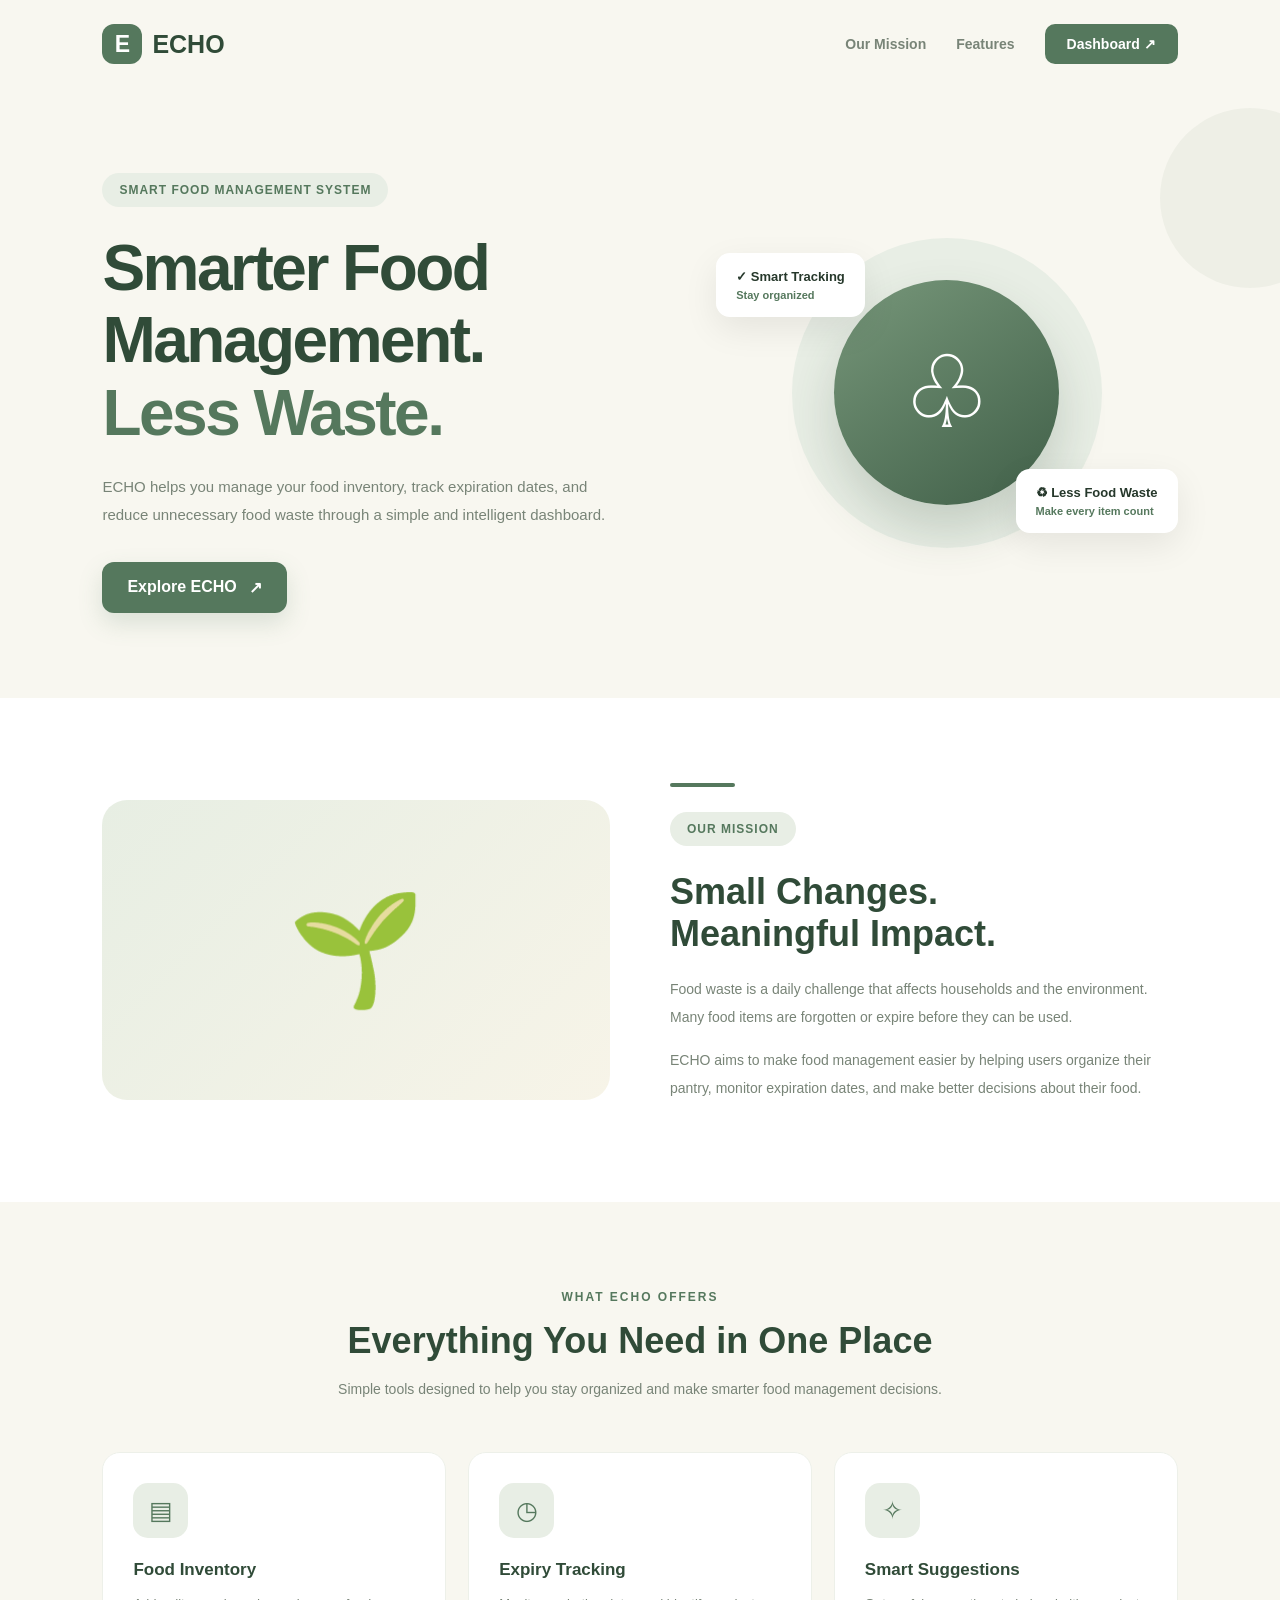
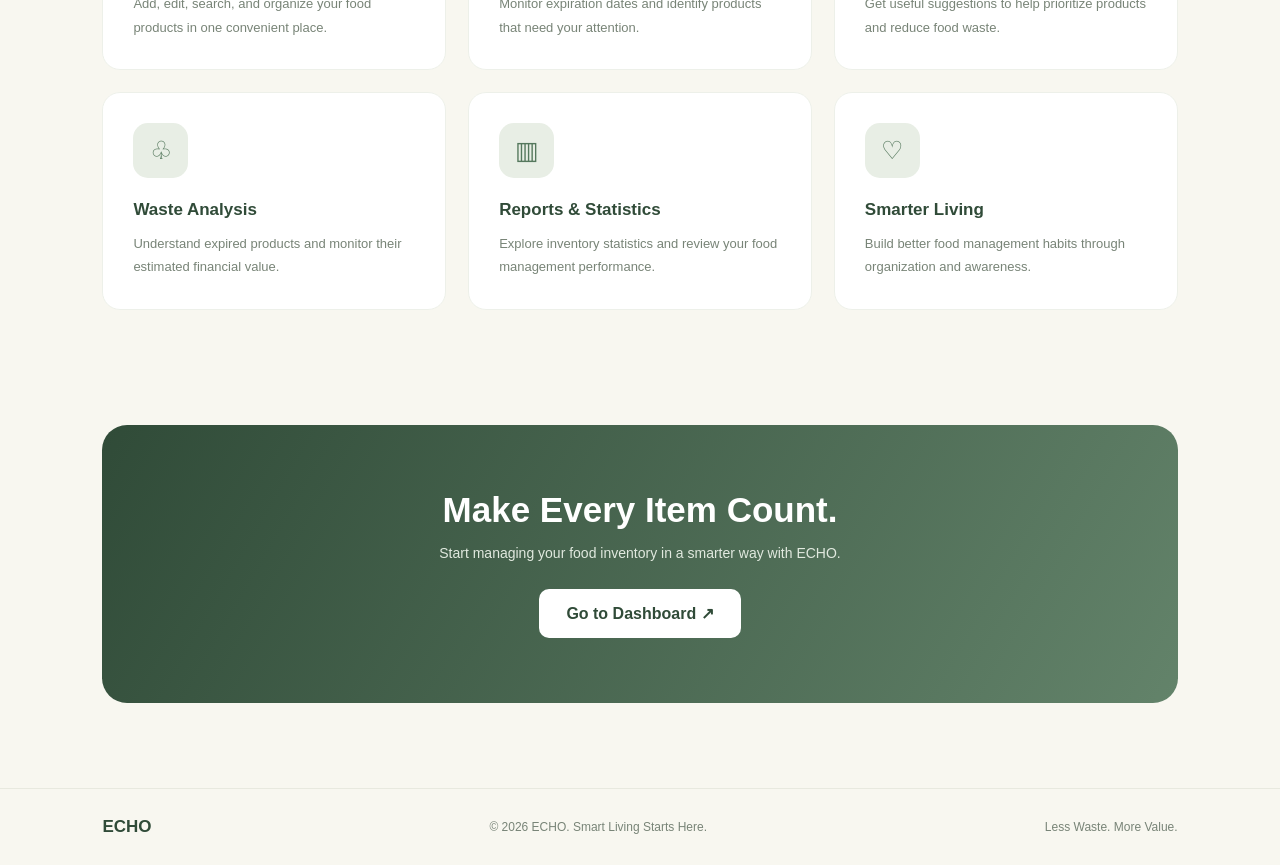
<file: about.html>
<!DOCTYPE html>
<html lang="en">
<head>
    <meta charset="UTF-8">
    <meta name="viewport" content="width=device-width, initial-scale=1.0">
    <meta name="description" content="Discover ECHO - Smarter Food Management, Less Waste.">
    <title>About ECHO | Smart Food Management</title>

    <style>
        :root {
            --green: #55785d;
            --dark-green: #304b38;
            --light-green: #e8eee5;
            --cream: #f8f7f0;
            --white: #ffffff;
            --text: #26382b;
            --muted: #788477;
        }

        * {
            margin: 0;
            padding: 0;
            box-sizing: border-box;
        }

        html {
            scroll-behavior: smooth;
        }

        body {
            font-family: Arial, sans-serif;
            background: var(--cream);
            color: var(--text);
            overflow-x: hidden;
        }

        a {
            text-decoration: none;
            color: inherit;
        }

        /* Navigation */

        .navbar {
            display: flex;
            justify-content: space-between;
            align-items: center;
            padding: 24px 8%;
            animation: fadeDown 0.8s ease both;
        }

        .logo {
            display: flex;
            align-items: center;
            gap: 10px;
            font-size: 25px;
            font-weight: 800;
            color: var(--dark-green);
        }

        .logo-icon {
            width: 40px;
            height: 40px;
            border-radius: 12px;
            background: var(--green);
            color: white;
            display: grid;
            place-items: center;
            font-size: 23px;
        }

        .nav-links {
            display: flex;
            align-items: center;
            gap: 30px;
            color: var(--muted);
            font-size: 14px;
            font-weight: 600;
        }

        .nav-links a:hover {
            color: var(--green);
        }

        .nav-button {
            background: var(--green);
            color: white;
            padding: 12px 22px;
            border-radius: 10px;
            transition: 0.3s;
        }

        .nav-button:hover {
            background: var(--dark-green);
            transform: translateY(-3px);
        }

        /* Hero */

        .hero {
            min-height: 570px;
            padding: 85px 8%;
            display: grid;
            grid-template-columns: 1.1fr 0.9fr;
            align-items: center;
            gap: 50px;
            position: relative;
            overflow: hidden;
        }

        .hero-content {
            position: relative;
            z-index: 2;
            animation: fadeUp 1s ease both;
        }

        .tag {
            display: inline-block;
            background: var(--light-green);
            color: var(--green);
            padding: 10px 17px;
            border-radius: 30px;
            font-size: 12px;
            font-weight: 700;
            letter-spacing: 1px;
            margin-bottom: 25px;
        }

        .hero h1 {
            font-size: clamp(42px, 5vw, 67px);
            line-height: 1.13;
            letter-spacing: -2.5px;
            color: var(--dark-green);
            margin-bottom: 24px;
        }

        .hero h1 span {
            color: var(--green);
        }

        .hero p {
            max-width: 530px;
            color: var(--muted);
            line-height: 1.9;
            font-size: 15px;
            margin-bottom: 32px;
        }

        .hero-button {
            display: inline-flex;
            align-items: center;
            gap: 12px;
            background: var(--green);
            color: white;
            padding: 16px 25px;
            border-radius: 12px;
            font-weight: 700;
            transition: 0.3s;
            box-shadow: 0 10px 25px rgba(85, 120, 93, 0.18);
        }

        .hero-button:hover {
            background: var(--dark-green);
            transform: translateY(-5px);
            box-shadow: 0 15px 30px rgba(48, 75, 56, 0.2);
        }

        /* Hero Visual */

        .hero-visual {
            min-height: 390px;
            position: relative;
            display: grid;
            place-items: center;
            animation: fadeIn 1.3s ease both;
        }

        .visual-circle {
            width: 310px;
            height: 310px;
            border-radius: 50%;
            background: var(--light-green);
            display: grid;
            place-items: center;
            position: relative;
            animation: float 5s ease-in-out infinite;
        }

        .visual-inner {
            width: 225px;
            height: 225px;
            border-radius: 50%;
            background: linear-gradient(145deg, #77977a, #405f48);
            display: grid;
            place-items: center;
            color: white;
            font-size: 100px;
            box-shadow: 0 25px 50px rgba(48, 75, 56, 0.2);
        }

        .floating-card {
            position: absolute;
            background: white;
            padding: 16px 20px;
            border-radius: 14px;
            box-shadow: 0 12px 35px rgba(0, 0, 0, 0.08);
            font-size: 13px;
            font-weight: 700;
            animation: float 4s ease-in-out infinite;
        }

        .floating-card.one {
            top: 55px;
            left: 0;
        }

        .floating-card.two {
            bottom: 55px;
            right: 0;
            animation-delay: 1s;
        }

        .floating-card span {
            color: var(--green);
            display: block;
            font-size: 11px;
            margin-top: 5px;
        }

        .decor {
            position: absolute;
            width: 180px;
            height: 180px;
            border-radius: 50%;
            background: rgba(85, 120, 93, 0.06);
            right: -60px;
            top: 20px;
        }

        /* Section General */

        .section {
            padding: 85px 8%;
        }

        .section-heading {
            text-align: center;
            max-width: 650px;
            margin: 0 auto 50px;
        }

        .section-heading span {
            color: var(--green);
            font-size: 12px;
            font-weight: 800;
            letter-spacing: 2px;
        }

        .section-heading h2 {
            font-size: 36px;
            color: var(--dark-green);
            margin: 15px 0;
        }

        .section-heading p {
            color: var(--muted);
            line-height: 1.8;
            font-size: 14px;
        }

        /* Mission */

        .mission {
            background: white;
            display: grid;
            grid-template-columns: 1fr 1fr;
            gap: 60px;
            align-items: center;
        }

        .mission-visual {
            min-height: 300px;
            border-radius: 25px;
            background: linear-gradient(135deg, #e7eee3, #f7f4e8);
            display: grid;
            place-items: center;
            font-size: 110px;
            overflow: hidden;
        }

        .mission-content h2 {
            font-size: 36px;
            color: var(--dark-green);
            margin-bottom: 20px;
        }

        .mission-content p {
            color: var(--muted);
            font-size: 14px;
            line-height: 2;
            margin-bottom: 15px;
        }

        .mission-line {
            width: 65px;
            height: 4px;
            background: var(--green);
            border-radius: 10px;
            margin-bottom: 25px;
        }

        /* Features */

        .features {
            background: var(--cream);
        }

        .features-grid {
            display: grid;
            grid-template-columns: repeat(3, 1fr);
            gap: 22px;
        }

        /* Updated Feature Cards Animation */

        .feature-card {
            background: white;
            padding: 30px;
            border-radius: 18px;
            border: 1px solid #edf0e9;
            transition:
                transform 0.4s ease,
                box-shadow 0.4s ease,
                border-color 0.4s ease;
            position: relative;
            overflow: hidden;
        }

        /* Animated Green Line */

        .feature-card::before {
            content: "";
            position: absolute;
            top: 0;
            left: -100%;
            width: 100%;
            height: 3px;
            background: var(--green);
            transition: left 0.4s ease;
        }

        .feature-card:hover::before {
            left: 0;
        }

        /* Card Hover Effect */

        .feature-card:hover {
            transform: translateY(-10px) scale(1.02);
            box-shadow: 0 18px 35px rgba(48, 75, 56, 0.12);
            border-color: #d5e1d3;
        }

        .feature-icon {
            width: 55px;
            height: 55px;
            background: var(--light-green);
            color: var(--green);
            display: grid;
            place-items: center;
            border-radius: 15px;
            font-size: 25px;
            margin-bottom: 22px;
            transition: transform 0.4s ease, background 0.4s ease;
        }

        .feature-card:hover .feature-icon {
            transform: rotate(-8deg) scale(1.1);
            background: #dce8d9;
        }

        .feature-card h3 {
            color: var(--dark-green);
            font-size: 17px;
            margin-bottom: 12px;
        }

        .feature-card p {
            color: var(--muted);
            font-size: 13px;
            line-height: 1.8;
        }

        /* Call To Action */

        .cta {
            margin: 30px 8% 85px;
            padding: 65px 30px;
            text-align: center;
            border-radius: 25px;
            background: linear-gradient(120deg, #304b38, #63836a);
            color: white;
            position: relative;
            overflow: hidden;
        }

        .cta h2 {
            font-size: 35px;
            margin-bottom: 15px;
            position: relative;
            z-index: 1;
        }

        .cta p {
            color: #e1e9df;
            font-size: 14px;
            margin-bottom: 28px;
            position: relative;
            z-index: 1;
        }

        .cta a {
            display: inline-block;
            background: white;
            color: var(--dark-green);
            padding: 15px 27px;
            border-radius: 10px;
            font-weight: 800;
            transition: 0.3s;
            position: relative;
            z-index: 1;
        }

        .cta a:hover {
            transform: scale(1.06);
        }

        /* Footer */

        footer {
            padding: 28px 8%;
            display: flex;
            justify-content: space-between;
            align-items: center;
            gap: 20px;
            color: var(--muted);
            font-size: 12px;
            border-top: 1px solid #e8e9df;
        }

        footer strong {
            color: var(--dark-green);
            font-size: 17px;
        }

        /* Scroll Animation */

        .reveal {
            opacity: 0;
            transform: translateY(35px);
            transition: opacity 0.8s ease, transform 0.8s ease;
        }

        .reveal.visible {
            opacity: 1;
            transform: translateY(0);
        }

        /* Keyframes */

        @keyframes fadeUp {
            from {
                opacity: 0;
                transform: translateY(35px);
            }

            to {
                opacity: 1;
                transform: translateY(0);
            }
        }

        @keyframes fadeDown {
            from {
                opacity: 0;
                transform: translateY(-20px);
            }

            to {
                opacity: 1;
                transform: translateY(0);
            }
        }

        @keyframes fadeIn {
            from {
                opacity: 0;
            }

            to {
                opacity: 1;
            }
        }

        @keyframes float {
            0%, 100% {
                transform: translateY(0);
            }

            50% {
                transform: translateY(-15px);
            }
        }
/* Back To Top Home Button */

.back-to-top {
    position: fixed;
    bottom: 30px;
    right: 30px;
    width: 52px;
    height: 52px;
    border: none;
    border-radius: 16px;
    background: var(--green);
    color: white;
    display: flex;
    align-items: center;
    justify-content: center;
    cursor: pointer;
    box-shadow: 0 6px 18px rgba(48, 75, 56, 0.2);
    opacity: 0;
    visibility: hidden;
    transform: translateY(15px);
    transition: all 0.35s ease;
    z-index: 9999;
}

.back-to-top.show {
    opacity: 1;
    visibility: visible;
    transform: translateY(0);
}

.back-to-top:hover {
    background: var(--dark-green);
    transform: translateY(-5px);
}

.back-to-top svg {
    width: 25px;
    height: 25px;
    fill: none;
    stroke: white;
    stroke-width: 2;
    stroke-linecap: round;
    stroke-linejoin: round;
}

@media (max-width: 600px) {
    .back-to-top {
        right: 18px;
        bottom: 20px;
        width: 46px;
        height: 46px;
    }
}
        /* Responsive */

        @media (max-width: 900px) {
            .hero {
                grid-template-columns: 1fr;
                text-align: center;
            }

            .hero p {
                margin-left: auto;
                margin-right: auto;
            }

            .mission {
                grid-template-columns: 1fr;
            }

            .features-grid {
                grid-template-columns: repeat(2, 1fr);
            }
        }

        @media (max-width: 600px) {
            .navbar {
                padding: 18px 5%;
            }

            .nav-links {
                gap: 12px;
                font-size: 11px;
            }

            .nav-links a:not(.nav-button) {
                display: none;
            }

            .hero {
                padding: 60px 6%;
            }

            .hero h1 {
                letter-spacing: -1.5px;
            }

            .hero-visual {
                min-height: 320px;
            }

            .visual-circle {
                width: 240px;
                height: 240px;
            }

            .visual-inner {
                width: 175px;
                height: 175px;
                font-size: 75px;
            }

            .floating-card.one {
                left: -5px;
            }

            .floating-card.two {
                right: -5px;
            }

            .section {
                padding: 65px 6%;
            }

            .section-heading h2,
            .mission-content h2 {
                font-size: 28px;
            }

            .mission-visual {
                min-height: 230px;
                font-size: 85px;
            }

            .features-grid {
                grid-template-columns: 1fr;
            }

            .cta {
                margin: 15px 5% 55px;
                padding: 50px 20px;
            }

            .cta h2 {
                font-size: 27px;
            }

            footer {
                flex-direction: column;
                text-align: center;
            }
        }

        /* Accessibility */

        @media (prefers-reduced-motion: reduce) {
            *, *::before, *::after {
                scroll-behavior: auto !important;
                animation-duration: 0.01ms !important;
                transition-duration: 0.01ms !important;
            }

            .reveal {
                opacity: 1;
                transform: none;
            }
        }
    </style>
</head>

<body>

    <!-- Navigation -->

    <nav class="navbar">
        <a href="about.html" class="logo">
            <span class="logo-icon">E</span>
            ECHO
        </a>

        <div class="nav-links">
            <a href="#mission">Our Mission</a>
            <a href="#features">Features</a>
            <a href="index.html" class="nav-button">Dashboard ↗</a>
        </div>
    </nav>

    <!-- Hero Section -->

    <section class="hero">

        <div class="decor"></div>

        <div class="hero-content">
            <span class="tag">SMART FOOD MANAGEMENT SYSTEM</span>

            <h1>
                Smarter Food<br>
                Management.<br>
                <span>Less Waste.</span>
            </h1>

            <p>
                ECHO helps you manage your food inventory, track expiration
                dates, and reduce unnecessary food waste through a simple
                and intelligent dashboard.
            </p>

            <a href="index.html" class="hero-button">
                Explore ECHO <span>↗</span>
            </a>
        </div>

        <div class="hero-visual">
            <div class="visual-circle">
                <div class="visual-inner">♧</div>
            </div>

            <div class="floating-card one">
                ✓ Smart Tracking
                <span>Stay organized</span>
            </div>

            <div class="floating-card two">
                ♻ Less Food Waste
                <span>Make every item count</span>
            </div>
        </div>

    </section>

    <!-- Mission Section -->

    <section class="section mission reveal" id="mission">

        <div class="mission-visual">
            🌱
        </div>

        <div class="mission-content">
            <div class="mission-line"></div>

            <span class="tag">OUR MISSION</span>

            <h2>Small Changes.<br>Meaningful Impact.</h2>

            <p>
                Food waste is a daily challenge that affects households
                and the environment. Many food items are forgotten or
                expire before they can be used.
            </p>

            <p>
                ECHO aims to make food management easier by helping users
                organize their pantry, monitor expiration dates, and make
                better decisions about their food.
            </p>
        </div>

    </section>

    <!-- Features Section -->

    <section class="section features" id="features">

        <div class="section-heading reveal">
            <span>WHAT ECHO OFFERS</span>
            <h2>Everything You Need in One Place</h2>
            <p>
                Simple tools designed to help you stay organized
                and make smarter food management decisions.
            </p>
        </div>

        <div class="features-grid">

            <div class="feature-card reveal">
                <div class="feature-icon">▤</div>
                <h3>Food Inventory</h3>
                <p>
                    Add, edit, search, and organize your food products
                    in one convenient place.
                </p>
            </div>

            <div class="feature-card reveal">
                <div class="feature-icon">◷</div>
                <h3>Expiry Tracking</h3>
                <p>
                    Monitor expiration dates and identify products
                    that need your attention.
                </p>
            </div>

            <div class="feature-card reveal">
                <div class="feature-icon">✧</div>
                <h3>Smart Suggestions</h3>
                <p>
                    Get useful suggestions to help prioritize
                    products and reduce food waste.
                </p>
            </div>

            <div class="feature-card reveal">
                <div class="feature-icon">♧</div>
                <h3>Waste Analysis</h3>
                <p>
                    Understand expired products and monitor
                    their estimated financial value.
                </p>
            </div>

            <div class="feature-card reveal">
                <div class="feature-icon">▥</div>
                <h3>Reports & Statistics</h3>
                <p>
                    Explore inventory statistics and review
                    your food management performance.
                </p>
            </div>

            <div class="feature-card reveal">
                <div class="feature-icon">♡</div>
                <h3>Smarter Living</h3>
                <p>
                    Build better food management habits
                    through organization and awareness.
                </p>
            </div>

        </div>

    </section>

    <!-- Call To Action -->

    <section class="cta reveal">
        <h2>Make Every Item Count.</h2>

        <p>
            Start managing your food inventory in a smarter way with ECHO.
        </p>

        <a href="index.html">Go to Dashboard ↗</a>
    </section>

    <!-- Footer -->

    <footer>
        <strong>ECHO</strong>
        <p>© 2026 ECHO. Smart Living Starts Here.</p>
        <p>Less Waste. More Value.</p>
    </footer>




    <!-- Scroll Animation Script -->

    <script>
        const revealElements = document.querySelectorAll(".reveal");

        const revealObserver = new IntersectionObserver((entries) => {
            entries.forEach((entry) => {
                if (entry.isIntersecting) {
                    entry.target.classList.add("visible");
                    revealObserver.unobserve(entry.target);
                }
            });
        }, {
            threshold: 0.12
        });

        revealElements.forEach((element) => {
            revealObserver.observe(element);
        });
    </script>
<button id="backToTop" class="back-to-top"
        aria-label="Back to top" title="Back to top">

    <svg viewBox="0 0 24 24">
        <path d="M3 10.5L12 3L21 10.5"></path>
        <path d="M5.5 9.5V21H18.5V9.5"></path>
        <path d="M10 21V14H14V21"></path>
    </svg>

</button>
<script>
// Back To Top Button
const backToTopButton = document.getElementById("backToTop");

window.addEventListener("scroll", () => {
    if (window.scrollY > 300) {
        backToTopButton.classList.add("show");
    } else {
        backToTopButton.classList.remove("show");
    }
});

backToTopButton.addEventListener("click", () => {
    window.scrollTo({
        top: 0,
        behavior: "smooth"
    });
});
</script>
</body>
</html>
</file>
